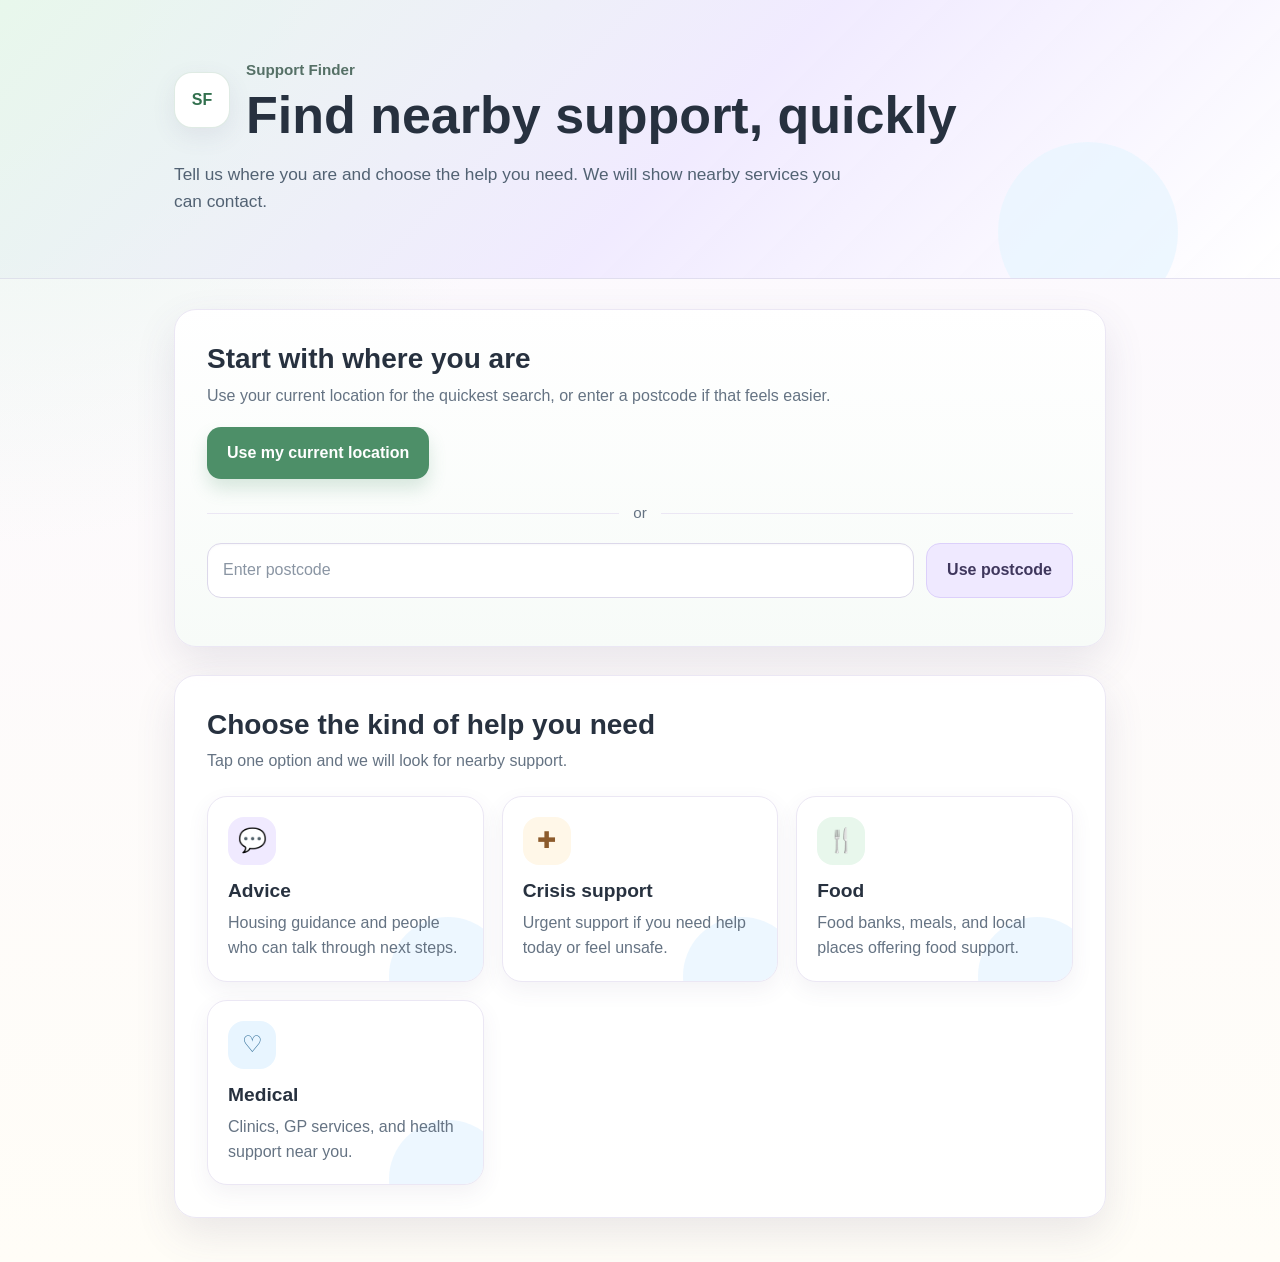
<file: frontend/index.html>
<!DOCTYPE html>
<html lang="en">
  <head>
    <meta charset="UTF-8" />
    <meta name="viewport" content="width=device-width, initial-scale=1.0" />
    <title>Support Finder</title>
    <link rel="manifest" href="./manifest.json" />
    <link rel="stylesheet" href="./styles.css" />
  </head>
  <body>
    <a class="skip-link" href="#main-content">Skip to main content</a>

    <header class="site-header">
      <div class="container">
        <div class="brand-row">
          <div class="brand-mark" aria-hidden="true">SF</div>
          <div>
            <p class="eyebrow">Support Finder</p>
            <h1>Find nearby support, quickly</h1>
          </div>
        </div>
        <p class="subtitle">
          Tell us where you are and choose the help you need. We will show nearby services you can contact.
        </p>
      </div>
    </header>

    <main id="main-content" class="container page-stack">
      <section class="hero-card">
        <h2 class="section-title">Start with where you are</h2>
        <p class="helper-text">
          Use your current location for the quickest search, or enter a postcode if that feels easier.
        </p>

        <div class="location-actions">
          <button id="useLocationBtn" class="primary-btn" type="button">
            Use my current location
          </button>
        </div>

        <div class="divider-with-text">
          <span>or</span>
        </div>

        <div class="postcode-row">
          <label class="sr-only" for="homePostcodeInput">Enter postcode</label>
          <input id="homePostcodeInput" type="text" placeholder="Enter postcode" />
          <button id="homePostcodeBtn" class="secondary-btn" type="button">
            Use postcode
          </button>
        </div>

        <p id="homeLocationStatus" class="status-text" aria-live="polite"></p>
      </section>

      <section class="content-section">
        <h2 class="section-title">Choose the kind of help you need</h2>
        <p class="helper-text">Tap one option and we will look for nearby support.</p>

        <div class="category-grid">
          <button class="category-card advice-card" data-category="advice" type="button">
            <span class="category-icon" aria-hidden="true">&#128172;</span>
            <h3>Advice</h3>
            <p>Housing guidance and people who can talk through next steps.</p>
          </button>

          <button class="category-card crisis-card" data-category="crisis_support" type="button">
            <span class="category-icon" aria-hidden="true">&#10010;</span>
            <h3>Crisis support</h3>
            <p>Urgent support if you need help today or feel unsafe.</p>
          </button>

          <button class="category-card food-card" data-category="food" type="button">
            <span class="category-icon" aria-hidden="true">&#127860;</span>
            <h3>Food</h3>
            <p>Food banks, meals, and local places offering food support.</p>
          </button>

          <button class="category-card medical-card" data-category="medical" type="button">
            <span class="category-icon" aria-hidden="true">&#9825;</span>
            <h3>Medical</h3>
            <p>Clinics, GP services, and health support near you.</p>
          </button>
        </div>
      </section>
    </main>

    <script src="./app.js"></script>
  </body>
</html>
</file>
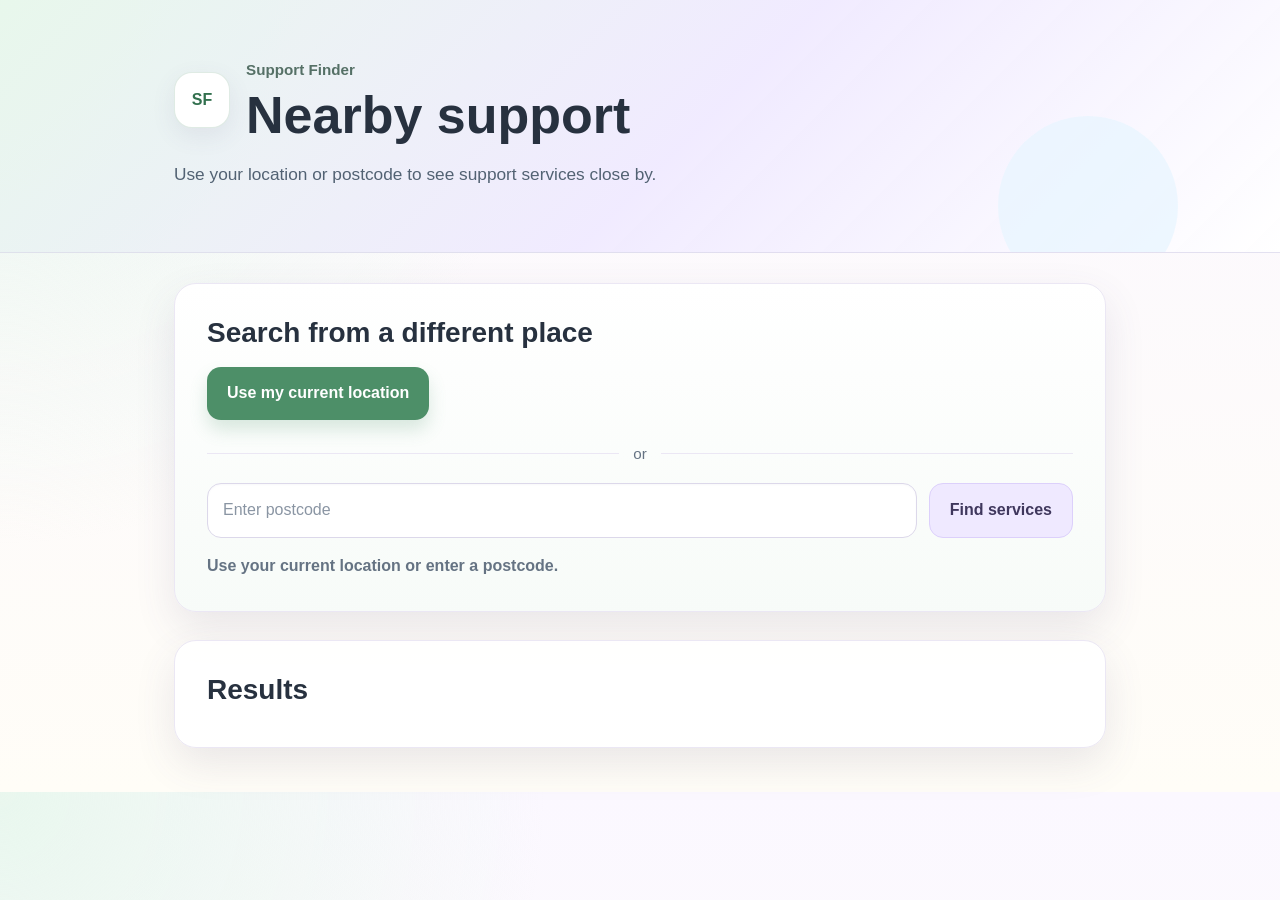
<file: frontend/results.html>
<!DOCTYPE html>
<html lang="en">
  <head>
    <meta charset="UTF-8" />
    <meta name="viewport" content="width=device-width, initial-scale=1.0" />
    <title>Nearby support</title>
    <link rel="manifest" href="./manifest.json" />
    <link rel="stylesheet" href="./styles.css" />
  </head>
  <body>
    <a class="skip-link" href="#main-content">Skip to main content</a>

    <header class="site-header">
      <div class="container">
        <div class="brand-row">
          <div class="brand-mark" aria-hidden="true">SF</div>
          <div>
            <p class="eyebrow">Support Finder</p>
            <h1>Nearby support</h1>
          </div>
        </div>
        <p class="subtitle">Use your location or postcode to see support services close by.</p>
      </div>
    </header>

    <main id="main-content" class="container page-stack">
      <section class="hero-card">
        <h2 class="section-title">Search from a different place</h2>

        <div class="location-actions">
          <button id="resultsUseLocationBtn" class="primary-btn" type="button">
            Use my current location
          </button>
        </div>

        <div class="divider-with-text">
          <span>or</span>
        </div>

        <div class="postcode-row">
          <label class="sr-only" for="postcodeInput">Enter postcode</label>
          <input id="postcodeInput" type="text" placeholder="Enter postcode" />
          <button id="searchBtn" class="secondary-btn" type="button">
            Find services
          </button>
        </div>

        <p id="resultsStatus" class="status-text" aria-live="polite">
          Use your current location or enter a postcode.
        </p>
      </section>

      <section class="content-section">
        <div class="results-header">
          <h2 class="section-title">Results</h2>
        </div>
        <section id="resultsList" class="results-list"></section>
      </section>
    </main>

    <script src="./app.js"></script>
  </body>
</html>
</file>
<file: frontend/styles.css>
:root {
  --bg: #fbf8ff;
  --bg-warm: #fffdf7;
  --surface: #ffffff;
  --surface-soft: #f7fbf8;
  --text: #27313f;
  --muted: #657383;
  --border: #dcd8ea;
  --border-soft: #ebe7f4;
  --primary: #4d8f68;
  --primary-dark: #32704e;
  --secondary: #efe9ff;
  --secondary-dark: #dcd0fb;
  --accent-blue: #e8f5ff;
  --accent-green: #e8f7ec;
  --accent-lavender: #f0eaff;
  --accent-warm: #fff7e8;
  --success: #32704e;
  --shadow: 0 16px 40px rgba(84, 76, 119, 0.12);
  --shadow-soft: 0 8px 24px rgba(84, 76, 119, 0.09);
  --radius: 22px;
  --radius-sm: 14px;
  --focus: 3px solid #8f7fe8;
}

* {
  box-sizing: border-box;
}

html {
  font-size: 16px;
}

body {
  margin: 0;
  font-family: Arial, sans-serif;
  background:
    radial-gradient(circle at top left, rgba(231, 247, 236, 0.9), transparent 34rem),
    linear-gradient(180deg, var(--bg) 0%, var(--bg-warm) 100%);
  color: var(--text);
  line-height: 1.55;
}

a {
  color: #4f46a8;
}

button,
input,
a {
  font: inherit;
}

.skip-link {
  position: absolute;
  left: -9999px;
  top: auto;
}

.skip-link:focus {
  left: 16px;
  top: 16px;
  background: #ffffff;
  color: var(--text);
  padding: 10px 14px;
  z-index: 1000;
  border-radius: 10px;
  outline: var(--focus);
}

.container {
  max-width: 980px;
  margin: 0 auto;
  padding: 24px;
}

.page-stack {
  display: flex;
  flex-direction: column;
  gap: 28px;
  padding-top: 30px;
  padding-bottom: 44px;
}

.site-header {
  position: relative;
  overflow: hidden;
  background:
    linear-gradient(135deg, rgba(232, 247, 236, 0.96) 0%, rgba(240, 234, 255, 0.96) 54%, #ffffff 100%);
  color: var(--text);
  padding: 34px 0 40px;
  border-bottom: 1px solid rgba(220, 216, 234, 0.72);
}

.site-header::after {
  content: "";
  position: absolute;
  right: clamp(18px, 8vw, 120px);
  bottom: -44px;
  width: 180px;
  height: 180px;
  border-radius: 50%;
  background: rgba(232, 245, 255, 0.72);
}

.site-header .container {
  position: relative;
  z-index: 1;
}

.brand-row {
  display: flex;
  align-items: center;
  gap: 16px;
}

.brand-mark {
  width: 56px;
  height: 56px;
  border-radius: 18px;
  background: #ffffff;
  color: var(--primary-dark);
  border: 1px solid rgba(77, 143, 104, 0.18);
  box-shadow: var(--shadow-soft);
  display: flex;
  align-items: center;
  justify-content: center;
  font-weight: 700;
}

.eyebrow {
  margin: 0 0 5px 0;
  font-size: 0.95rem;
  color: #557066;
  font-weight: 700;
}

.site-header h1 {
  margin: 0;
  max-width: 760px;
  font-size: clamp(2rem, 5vw, 3.25rem);
  line-height: 1.08;
  letter-spacing: 0;
}

.subtitle {
  margin: 18px 0 0 0;
  max-width: 690px;
  color: #526273;
  font-size: 1.08rem;
}

.hero-card,
.content-section,
.detail-card,
.result-card {
  background: rgba(255, 255, 255, 0.94);
  border: 1px solid var(--border-soft);
  border-radius: var(--radius);
  box-shadow: var(--shadow);
}

.hero-card,
.content-section,
.detail-card {
  padding: clamp(22px, 4vw, 32px);
}

.hero-card {
  background:
    linear-gradient(180deg, rgba(255, 255, 255, 0.98), rgba(247, 251, 248, 0.98));
}

.section-title {
  margin: 0 0 8px 0;
  font-size: clamp(1.35rem, 3vw, 1.75rem);
  line-height: 1.2;
  letter-spacing: 0;
}

.helper-text,
.status-text {
  margin: 0;
  color: var(--muted);
}

.location-actions,
.postcode-row,
.service-actions {
  display: flex;
  gap: 12px;
  flex-wrap: wrap;
  margin-top: 18px;
}

.divider-with-text {
  display: flex;
  align-items: center;
  gap: 14px;
  margin: 22px 0 8px;
  color: var(--muted);
  font-size: 0.95rem;
}

.divider-with-text::before,
.divider-with-text::after {
  content: "";
  flex: 1;
  height: 1px;
  background: var(--border-soft);
}

.postcode-row input {
  flex: 1;
  min-width: 220px;
  min-height: 52px;
  padding: 14px 15px;
  border: 1px solid var(--border);
  border-radius: var(--radius-sm);
  background: #ffffff;
  color: var(--text);
  box-shadow: inset 0 1px 2px rgba(84, 76, 119, 0.04);
}

.postcode-row input::placeholder {
  color: #8a95a3;
}

.postcode-row input:focus,
.primary-btn:focus,
.secondary-btn:focus,
.category-card:focus,
.result-action-btn:focus,
.service-actions a:focus {
  outline: var(--focus);
  outline-offset: 3px;
}

.primary-btn,
.secondary-btn,
.result-action-btn {
  border: none;
  border-radius: var(--radius-sm);
  padding: 14px 20px;
  cursor: pointer;
  text-decoration: none;
  display: inline-flex;
  align-items: center;
  justify-content: center;
  min-height: 52px;
  font-weight: 700;
  transition: background 0.2s ease, box-shadow 0.2s ease, transform 0.2s ease;
}

.primary-btn {
  background: var(--primary);
  color: #ffffff;
  box-shadow: 0 10px 18px rgba(77, 143, 104, 0.2);
}

.primary-btn:hover {
  background: var(--primary-dark);
  transform: translateY(-1px);
}

.secondary-btn,
.result-action-btn.secondary {
  background: var(--secondary);
  color: #3f375d;
  border: 1px solid var(--secondary-dark);
}

.secondary-btn:hover,
.result-action-btn.secondary:hover {
  background: var(--secondary-dark);
  transform: translateY(-1px);
}

.status-text {
  margin-top: 16px;
  font-weight: 600;
}

.category-grid {
  display: grid;
  grid-template-columns: repeat(auto-fit, minmax(210px, 1fr));
  gap: 18px;
  margin-top: 22px;
}

.category-card {
  position: relative;
  overflow: hidden;
  border: 1px solid var(--border-soft);
  border-radius: 20px;
  padding: 20px;
  background: #ffffff;
  color: var(--text);
  cursor: pointer;
  text-align: left;
  min-height: 174px;
  box-shadow: 0 8px 22px rgba(84, 76, 119, 0.07);
  transition: border-color 0.2s ease, box-shadow 0.2s ease, transform 0.2s ease;
}

.category-card::after {
  content: "";
  position: absolute;
  inset: auto -24px -54px auto;
  width: 118px;
  height: 118px;
  border-radius: 50%;
  background: rgba(232, 245, 255, 0.78);
}

.category-card:hover {
  border-color: #c7d8ce;
  box-shadow: 0 14px 32px rgba(84, 76, 119, 0.13);
  transform: translateY(-2px);
}

.category-card h3,
.category-card p,
.category-icon {
  position: relative;
  z-index: 1;
}

.category-card h3 {
  margin: 14px 0 8px;
  font-size: 1.2rem;
  line-height: 1.25;
}

.category-card p {
  margin: 0;
  color: var(--muted);
}

.category-icon {
  width: 48px;
  height: 48px;
  border-radius: 16px;
  display: inline-flex;
  align-items: center;
  justify-content: center;
  background: var(--accent-green);
  color: var(--primary-dark);
  font-size: 1.45rem;
}

.advice-card .category-icon {
  background: var(--accent-lavender);
  color: #6653b8;
}

.crisis-card .category-icon {
  background: var(--accent-warm);
  color: #8c5b2c;
}

.food-card .category-icon {
  background: var(--accent-green);
  color: #32704e;
}

.medical-card .category-icon {
  background: var(--accent-blue);
  color: #34709a;
}

.results-header {
  display: flex;
  align-items: center;
  justify-content: space-between;
}

.results-list {
  display: flex;
  flex-direction: column;
  gap: 16px;
}

.result-card {
  padding: 20px;
}

.result-card h3 {
  margin: 0 0 10px 0;
  font-size: 1.25rem;
  line-height: 1.25;
}

.result-meta {
  display: flex;
  flex-wrap: wrap;
  gap: 12px 16px;
  color: var(--muted);
  margin-bottom: 16px;
}

.result-meta span {
  background: #f8f6ff;
  border: 1px solid var(--border-soft);
  border-radius: 999px;
  padding: 6px 10px;
}

.result-actions {
  display: flex;
  gap: 10px;
  flex-wrap: wrap;
}

.detail-card-header {
  margin-bottom: 16px;
}

.summary-grid {
  display: grid;
  grid-template-columns: repeat(2, minmax(0, 1fr));
  gap: 14px;
}

.summary-item {
  background: #fbfaff;
  border: 1px solid var(--border-soft);
  border-radius: 16px;
  padding: 15px;
}

.summary-item-wide {
  grid-column: 1 / -1;
}

.summary-label {
  display: block;
  font-size: 0.95rem;
  color: var(--muted);
  margin-bottom: 6px;
}

.summary-value {
  display: block;
  font-weight: 700;
  word-break: break-word;
}

.service-map {
  width: 100%;
  height: 420px;
  border-radius: 18px;
  border: 1px solid var(--border-soft);
}

.sr-only {
  position: absolute;
  width: 1px;
  height: 1px;
  margin: -1px;
  padding: 0;
  overflow: hidden;
  border: 0;
  clip: rect(0 0 0 0);
}

@media (max-width: 700px) {
  .container {
    padding: 18px;
  }

  .site-header {
    padding: 22px 0 30px;
  }

  .site-header h1 {
    font-size: 2rem;
  }

  .brand-row {
    align-items: flex-start;
  }

  .brand-mark {
    width: 50px;
    height: 50px;
    border-radius: 16px;
    flex: 0 0 auto;
  }

  .page-stack {
    gap: 22px;
    padding-top: 22px;
  }

  .postcode-row,
  .location-actions,
  .service-actions {
    flex-direction: column;
  }

  .postcode-row input,
  .primary-btn,
  .secondary-btn,
  .result-action-btn {
    width: 100%;
  }

  .category-grid {
    grid-template-columns: 1fr;
  }

  .summary-grid {
    grid-template-columns: 1fr;
  }

  .summary-item-wide {
    grid-column: auto;
  }

  .service-map {
    height: 320px;
  }
}
</file>
